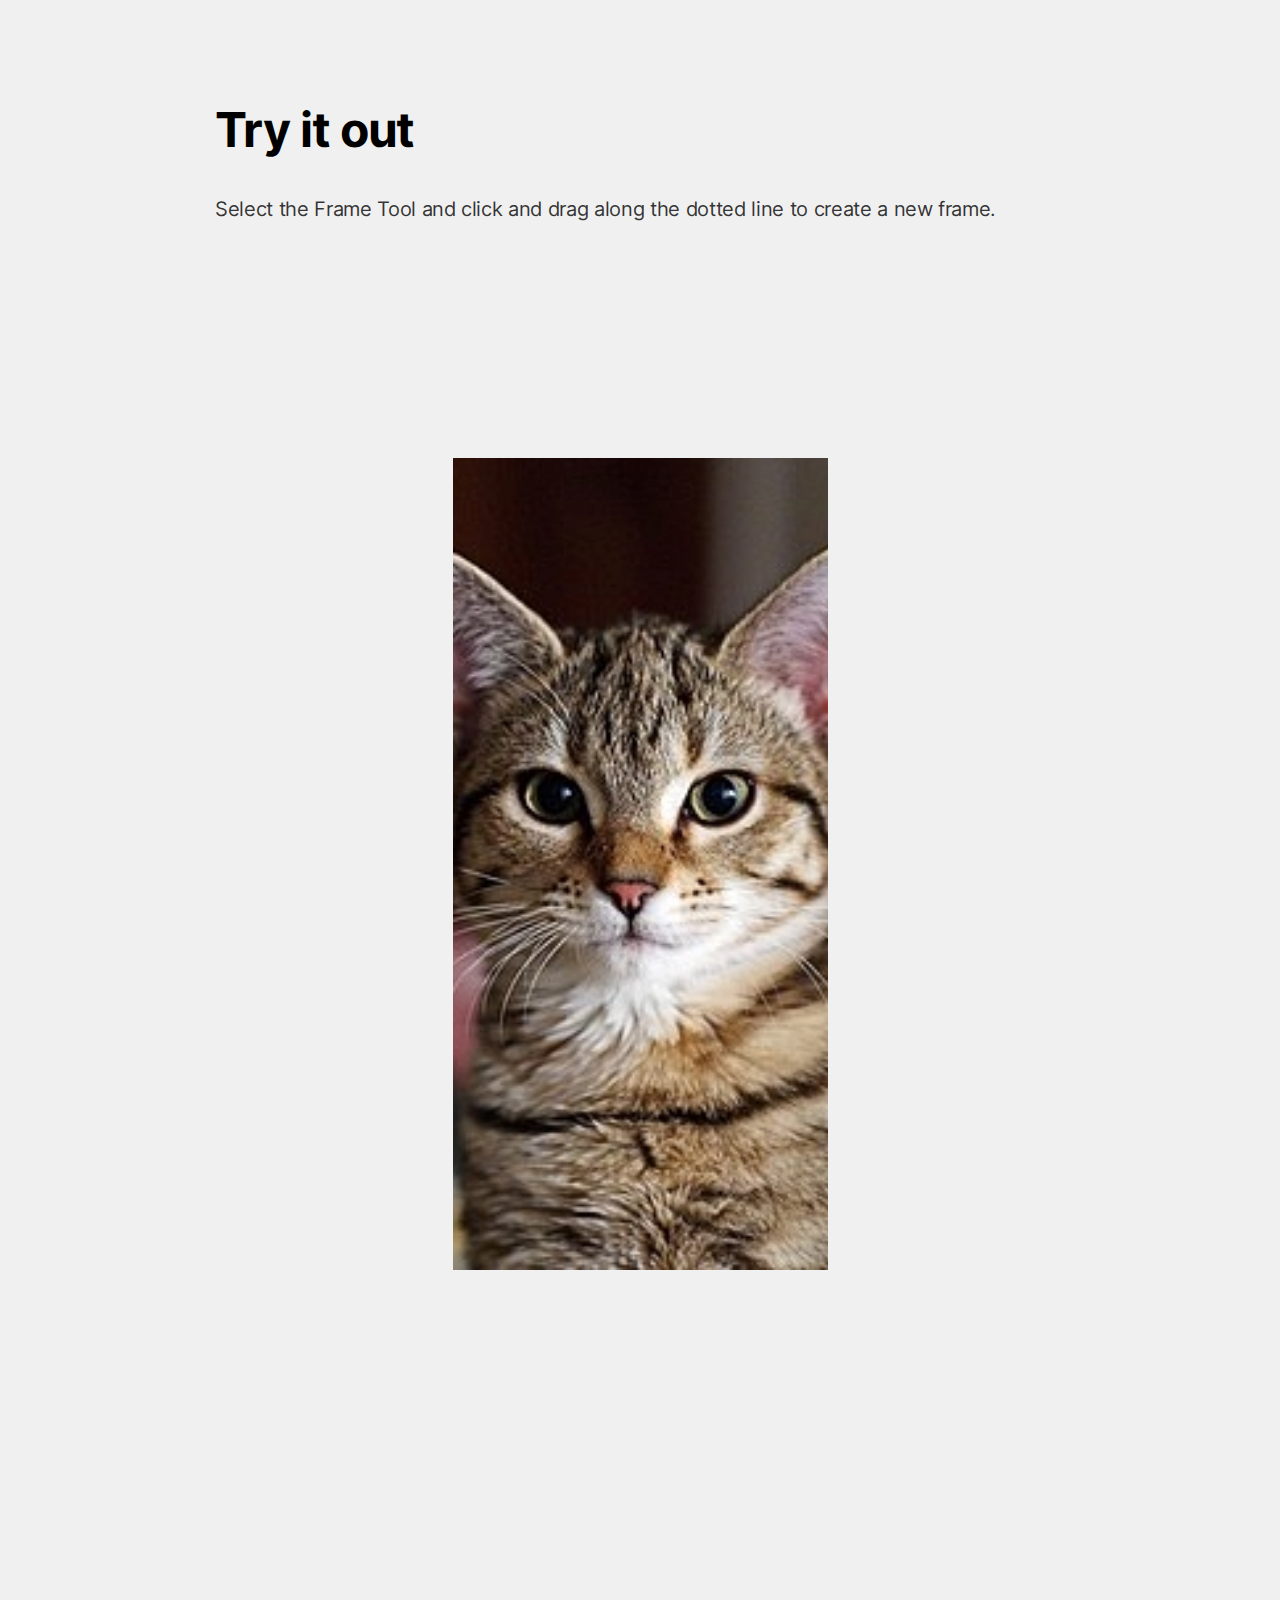
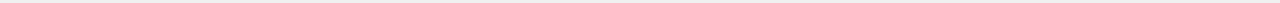
<file: index.html>
<html lang="en">

<head>
    <meta charset="UTF-8">
    <meta http-equiv="X-UA-Compatible" content="IE=edge">
    <meta name="viewport" content="width=device-width, initial-scale=1.0">
    <title>Anasayfa</title>
    <link rel="stylesheet" href="Content/Styles/Base.css">

</head>

<body>
    <section class="section-01">
        <div class="c-wrapper">
            <h1 class="c-item-01">
                Try it out
            </h1>
            
            <p class="c-item-02">
                Select the Frame Tool and click and drag along the dotted line to create a new frame.
            </p>
            <img class="c-item-03" src="Content/images/cat.jpg" alt="cat">
        </div>
    </section>
</body>

</html>
</file>
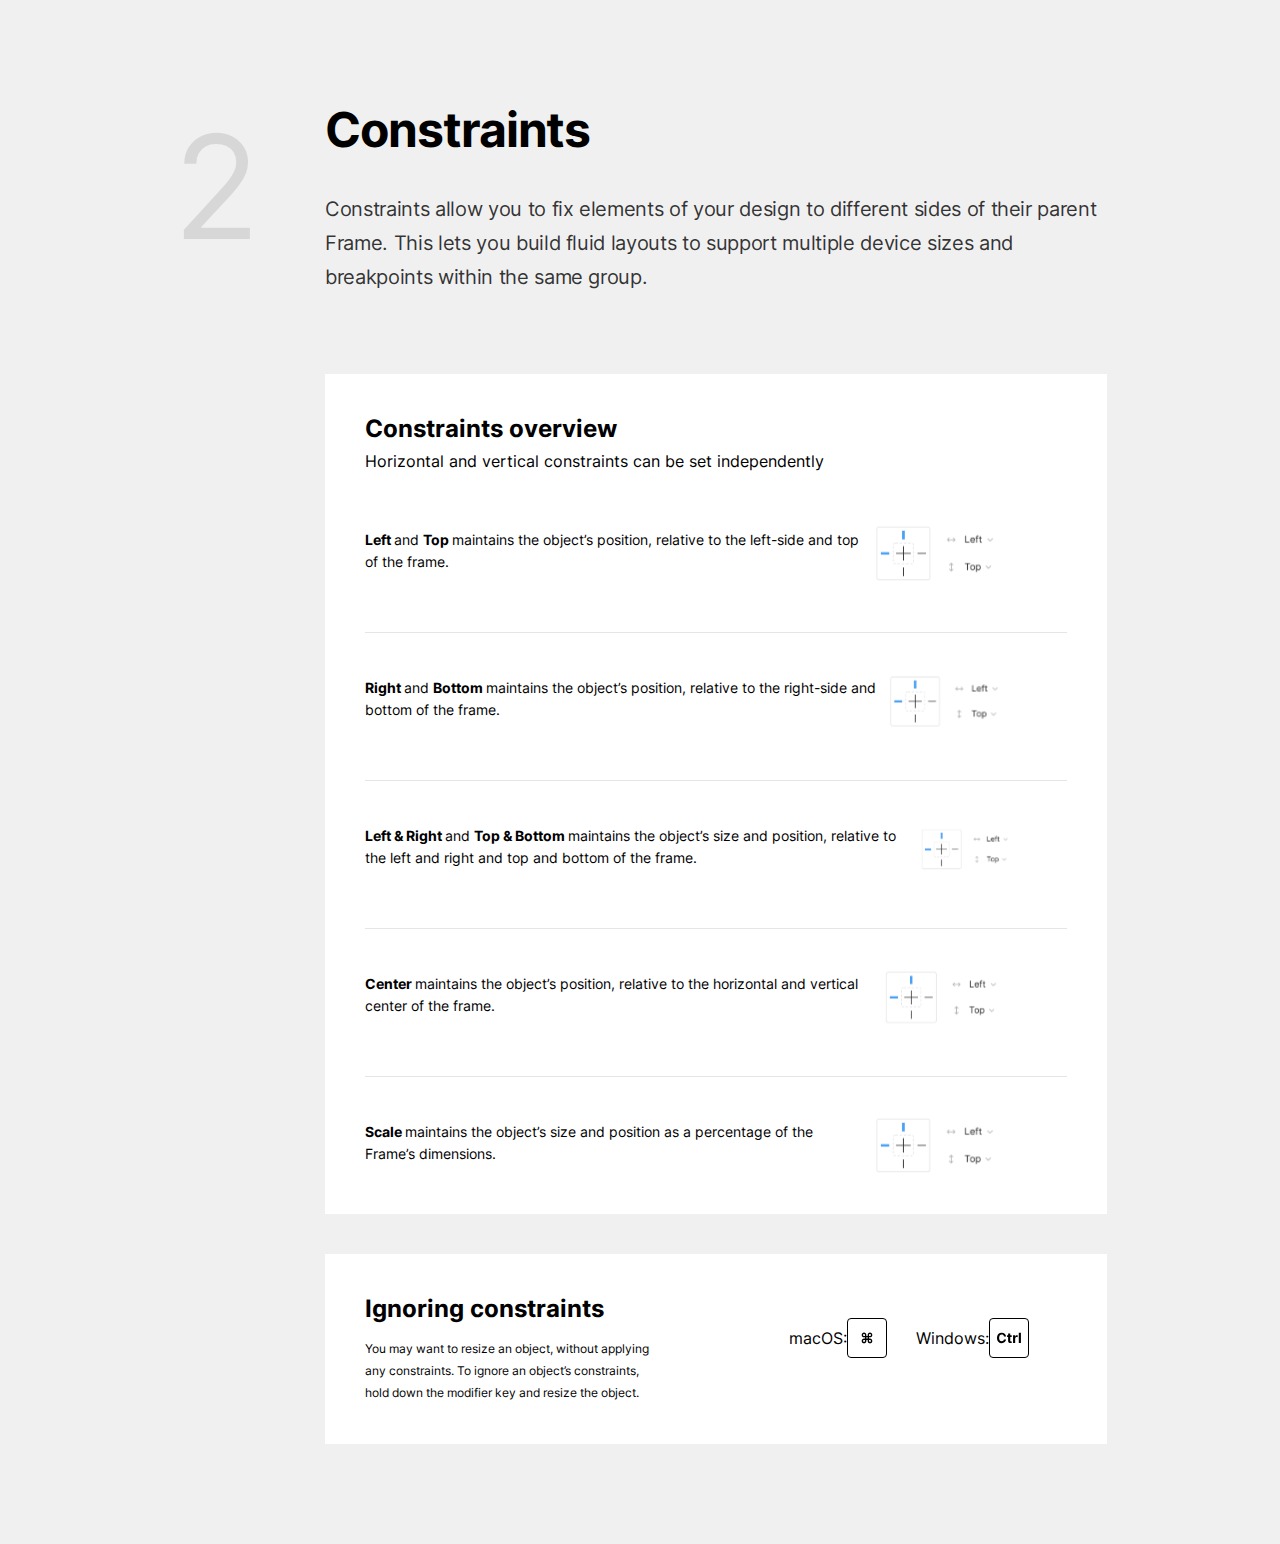
<file: constraints.html>
<!DOCTYPE html>
<html lang="en">
<head>
    <meta charset="UTF-8">
    <meta http-equiv="X-UA-Compatible" content="IE=edge">
    <meta name="viewport" content="width=device-width, initial-scale=1.0">
    <title>Coonstraints</title>
    <link rel="stylesheet" href="Content/Styles/Base.css">
</head>
<body>
    <section class="section-03">
        <div class="c-wrapper-03">
            <div class="a-column-01">
                <span class="a-item-01">2</span>
            </div>
            <div class="a-column-02">
                <h1 class="a-item-01">Constraints</h1>
                <p class="a-item-02">
                    Constraints allow you to fix elements of your design to
                    different sides of their parent Frame. This lets you build fluid
                    layouts to support multiple device sizes and breakpoints within
                    the same group.
                </p>
                <div class="b-column-01">
                    <h2 class="b-column-01-A">
                        Constraints overview
                    </h2>
                    <p class="b-column-01-B">
                        Horizontal and vertical constraints can be set independently
                    </p>

                    <div class="a-item">
                        <div class="a-item-a">
                            <strong> Left </strong> and <strong>Top </strong>maintains the object’s position,
                             relative to the left-side and top of the frame.
                        </div>
                        <svg width="220" height="80" viewBox="0 0 220 80" fill="none" xmlns="http://www.w3.org/2000/svg" xmlns:xlink="http://www.w3.org/1999/xlink">
                            <rect width="220" height="80" fill="url(#pattern0)"/>
                            <defs>
                            <pattern id="pattern0" patternContentUnits="objectBoundingBox" width="1" height="1">
                            <use xlink:href="#image0_0_745" transform="scale(0.00227273 0.00625)"/>
                            </pattern>
                            <image id="image0_0_745" width="440" height="160" xlink:href="[data-uri]"/>
                            </defs>
                            </svg>
                    </div>

                    <div class="direk-1">
                        <svg width="702" height="1" viewBox="0 0 702 1" fill="none" xmlns="http://www.w3.org/2000/svg">
                        <rect width="702" height="1" fill="#E5E5E5"/>
                        </svg>
                    </div>
                        

                    <div class="b-item">
                        <div class="b-item-b">
                            <strong> Right </strong> and <strong>Bottom </strong>maintains the object’s position,
                             relative to the right-side and bottom of the frame.
                        </div>
                        <svg width="220" height="80" viewBox="0 0 220 80" fill="none" xmlns="http://www.w3.org/2000/svg" xmlns:xlink="http://www.w3.org/1999/xlink">
                            <rect width="220" height="80" fill="url(#pattern0)"/>
                            <defs>
                            <pattern id="pattern0" patternContentUnits="objectBoundingBox" width="1" height="1">
                            <use xlink:href="#image0_0_746" transform="scale(0.00227273 0.00625)"/>
                            </pattern>
                            <image id="image0_0_746" width="440" height="160" xlink:href="[data-uri]"/>
                            </defs>
                            </svg>
                    </div>

                    <div class="direk-1">
                        <svg width="702" height="1" viewBox="0 0 702 1" fill="none" xmlns="http://www.w3.org/2000/svg">
                        <rect width="702" height="1" fill="#E5E5E5"/>
                        </svg>
                    </div>

                    <div class="c-item">
                        <div class="c-item-c">
                            <strong>Left & Right </strong>and <strong> Top & Bottom </strong> maintains the object’s size and position,
                             relative to the left and right and top and bottom of the frame.
                        </div>
                        <svg width="220" height="80" viewBox="0 0 220 80" fill="none" xmlns="http://www.w3.org/2000/svg" xmlns:xlink="http://www.w3.org/1999/xlink">
                            <rect width="220" height="80" fill="url(#pattern0)"/>
                            <defs>
                            <pattern id="pattern0" patternContentUnits="objectBoundingBox" width="1" height="1">
                            <use xlink:href="#image0_0_744" transform="scale(0.00227273 0.00625)"/>
                            </pattern>
                            <image id="image0_0_744" width="440" height="160" xlink:href="[data-uri]"/>
                            </defs>
                            </svg>
                    </div>

                    <div class="direk-1">
                        <svg width="702" height="1" viewBox="0 0 702 1" fill="none" xmlns="http://www.w3.org/2000/svg">
                        <rect width="702" height="1" fill="#E5E5E5"/>
                        </svg>
                    </div>

                    <div class="d-item">
                        <div class="d-item-d">
                            <strong> Center </strong> maintains the object’s position,
                             relative to the horizontal and vertical center of the frame.
                        </div>
                        <svg width="220" height="80" viewBox="0 0 220 80" fill="none" xmlns="http://www.w3.org/2000/svg" xmlns:xlink="http://www.w3.org/1999/xlink">
                            <rect width="220" height="80" fill="url(#pattern0)"/>
                            <defs>
                            <pattern id="pattern0" patternContentUnits="objectBoundingBox" width="1" height="1">
                            <use xlink:href="#image0_0_747" transform="scale(0.00227273 0.00625)"/>
                            </pattern>
                            <image id="image0_0_747" width="440" height="160" xlink:href="[data-uri]"/>
                            </defs>
                            </svg>
                    </div>

                    <div class="direk-1">
                        <svg width="702" height="1" viewBox="0 0 702 1" fill="none" xmlns="http://www.w3.org/2000/svg">
                        <rect width="702" height="1" fill="#E5E5E5"/>
                        </svg>
                    </div>

                    <div class="e-item">
                        <div class="e-item-e">
                            <strong> Scale </strong>maintains the object’s size and
                            position as a percentage of the Frame’s dimensions.
                        </div>
                        <svg width="220" height="80" viewBox="0 0 220 80" fill="none" xmlns="http://www.w3.org/2000/svg" xmlns:xlink="http://www.w3.org/1999/xlink">
                            <rect width="220" height="80" fill="url(#pattern0)"/>
                            <defs>
                            <pattern id="pattern0" patternContentUnits="objectBoundingBox" width="1" height="1">
                            <use xlink:href="#image0_0_748" transform="scale(0.00227273 0.00625)"/>
                            </pattern>
                            <image id="image0_0_748" width="440" height="160" xlink:href="[data-uri]"/>
                            </defs>
                            </svg>
                    </div>
                </div>
                            
                <div class="b-column-02">
                    <div class="a-item-c">
                        <h2 class="a-item-c-01">
                            Ignoring constraints
                        </h2>
                        <p class="a-item-c-02">
                            You may want to resize an object, without applying any constraints. To ignore an object’s constraints,
                             hold down the modifier key and resize the object.
                        </p>
                    </div>

                    <div class="b-item-c">
                        <div class="b-item-c-A">
                            <div class="b-item-c-A-01">
                            macOS:
                            </div>
                            <svg width="40" height="40" viewBox="0 0 40 40" fill="none" xmlns="http://www.w3.org/2000/svg">
                                <rect x="0.5" y="0.5" width="39" height="39" rx="3.5" fill="white" stroke="black"/>
                                <path d="M17.0146 25.2237C18.3072 25.2237 19.3512 24.1747 19.3562 22.892V21.9126H20.6538V22.892C20.6488 24.1747 21.6928 25.2237 22.9805 25.2237C24.2681 25.2237 25.3121 24.1747 25.3121 22.892C25.3121 21.5994 24.2681 20.5554 22.9805 20.5504H22.011V19.2578H22.9805C24.2681 19.2628 25.3121 18.2138 25.3121 16.9261C25.3121 15.6385 24.2681 14.5945 22.9805 14.5945C21.6928 14.5945 20.6488 15.6385 20.6538 16.9261V17.8956H19.3562V16.9261C19.3512 15.6385 18.3072 14.5945 17.0146 14.5945C15.7319 14.5945 14.6879 15.6385 14.6879 16.9261C14.6879 18.2138 15.7319 19.2628 17.0146 19.2578H17.9989V20.5504H17.0146C15.7319 20.5554 14.6879 21.5994 14.6879 22.892C14.6879 24.1747 15.7319 25.2237 17.0146 25.2237ZM17.0146 23.8615C16.4826 23.8615 16.0451 23.429 16.0451 22.892C16.0451 22.3501 16.4826 21.9176 17.0146 21.9126H17.9989V22.892C17.994 23.429 17.5565 23.8615 17.0146 23.8615ZM17.0146 17.8956C16.4826 17.9006 16.0451 17.468 16.0451 16.9261C16.0451 16.3892 16.4826 15.9567 17.0146 15.9567C17.5565 15.9567 17.994 16.3892 17.9989 16.9261V17.8956H17.0146ZM22.9805 23.8615C22.4435 23.8615 22.006 23.429 22.011 22.892V21.9126H22.9805C23.5174 21.9176 23.9549 22.3501 23.9549 22.892C23.9549 23.429 23.5174 23.8615 22.9805 23.8615ZM22.011 17.8956V16.9261C22.006 16.3892 22.4435 15.9567 22.9805 15.9567C23.5174 15.9567 23.9549 16.3892 23.9549 16.9261C23.9549 17.468 23.5174 17.9006 22.9805 17.8956H22.011ZM19.3562 20.5504V19.2578H20.6538V20.5504H19.3562Z" fill="black"/>
                            </svg>
                        </div>
                                
                        <div class="b-item-c-A">
                            <div class="b-item-c-A-01">
                            Windows:
                            </div>
                            <svg width="40" height="40" viewBox="0 0 40 40" fill="none" xmlns="http://www.w3.org/2000/svg">
                                <rect x="0.5" y="0.5" width="39" height="39" rx="3.5" fill="white" stroke="black"/>
                                <path d="M17.1127 18.3828C16.8294 16.0312 15.0495 14.679 12.693 14.679C10.0034 14.679 7.95011 16.5781 7.95011 19.9091C7.95011 23.2301 9.96857 25.1392 12.693 25.1392C15.3031 25.1392 16.8791 23.4041 17.1127 21.5298L14.9352 21.5199C14.7314 22.6087 13.8762 23.2351 12.7278 23.2351C11.1816 23.2351 10.1326 22.0866 10.1326 19.9091C10.1326 17.7912 11.1667 16.5831 12.7427 16.5831C13.921 16.5831 14.7711 17.2642 14.9352 18.3828H17.1127ZM22.6784 17.3636H21.2417V15.5341H19.1238V17.3636H18.0797V18.9545H19.1238V22.9318C19.1138 24.4283 20.133 25.169 21.6692 25.1044C22.2161 25.0845 22.6039 24.9751 22.8176 24.9055L22.4846 23.3295C22.3801 23.3494 22.1564 23.3991 21.9576 23.3991C21.535 23.3991 21.2417 23.2401 21.2417 22.6534V18.9545H22.6784V17.3636ZM24.0581 25H26.176V20.6797C26.176 19.7401 26.862 19.0938 27.7967 19.0938C28.09 19.0938 28.4927 19.1435 28.6916 19.2081V17.3288C28.5027 17.2841 28.2392 17.2543 28.0254 17.2543C27.1703 17.2543 26.4693 17.7514 26.1909 18.696H26.1113V17.3636H24.0581V25ZM31.9045 14.8182H29.7866V25H31.9045V14.8182Z" fill="black"/>
                            </svg>
                        </div>
                    </div>      
                </div>
            </div>
        </div>
    </section>
</body>
</html>
</file>
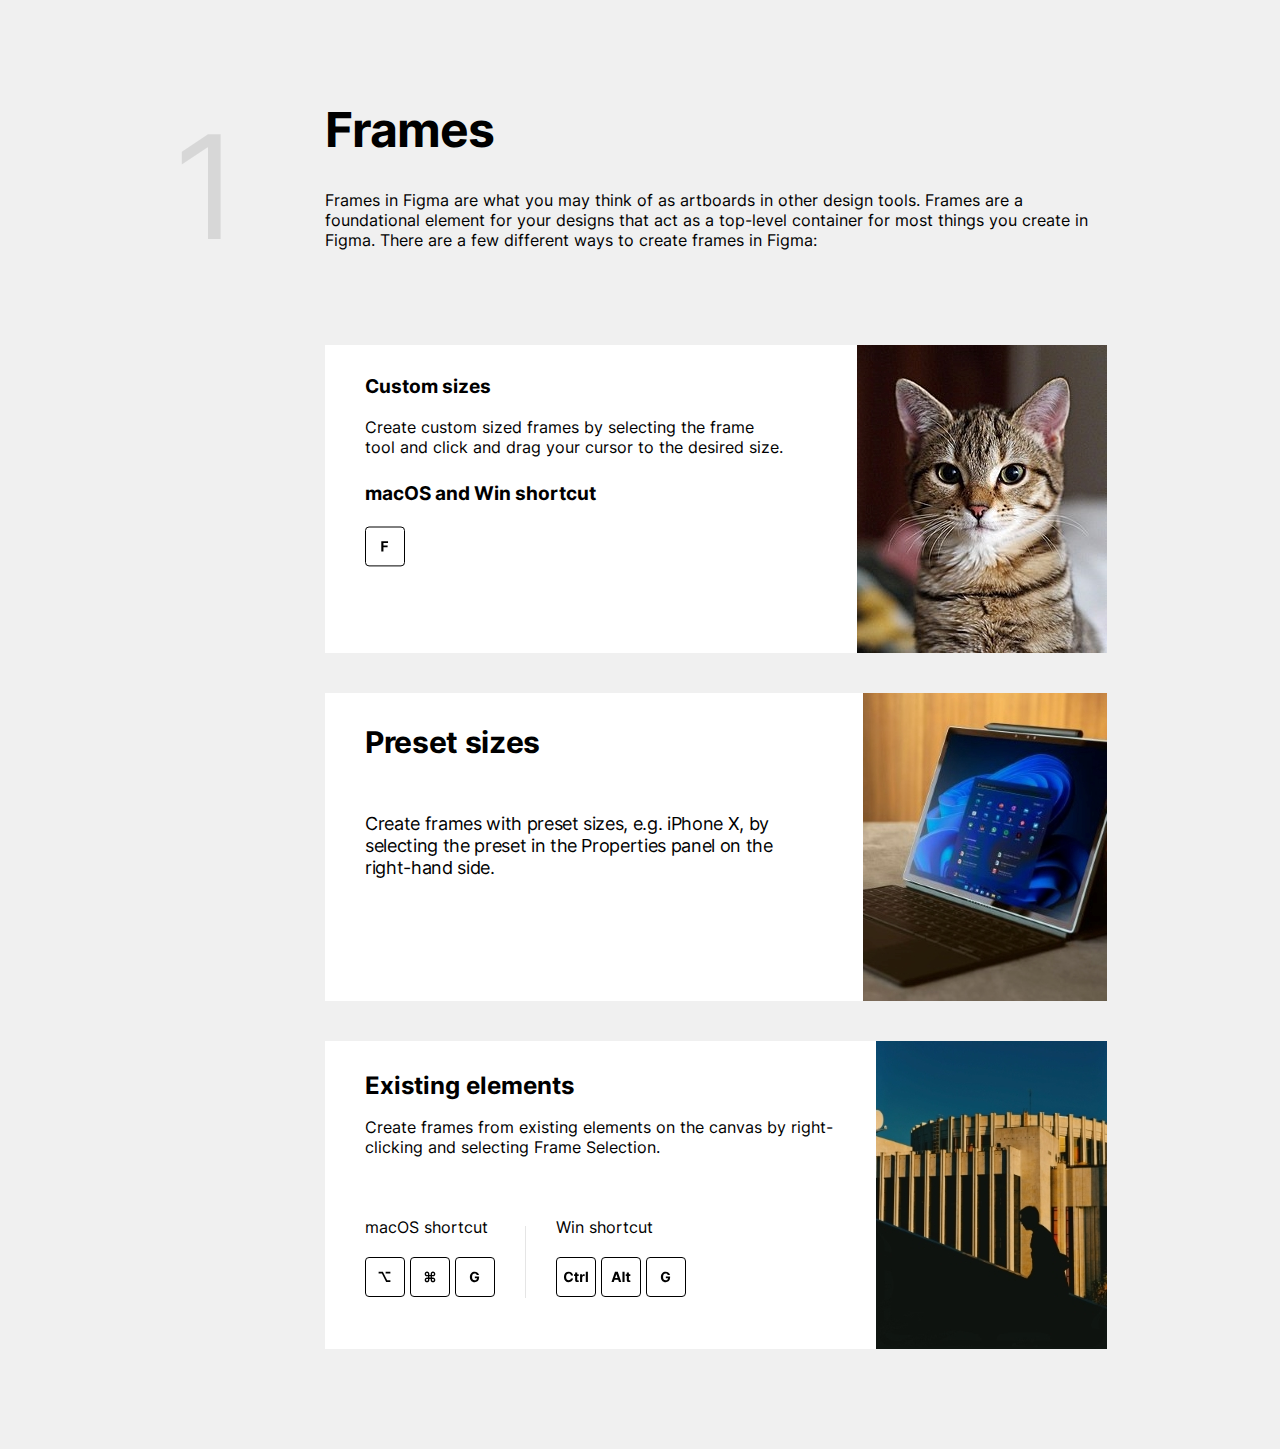
<file: frames.html>
<html lang="en">

<head>
    <meta charset="UTF-8">
    <meta http-equiv="X-UA-Compatible" content="IE=edge">
    <meta name="viewport" content="width=device-width, initial-scale=1.0">
    <title>Frames</title>
    <link rel="stylesheet" href="Content/Styles/Base.css">
    <!-- <link rel="stylesheet" href="https://fonts.googleapis.com/css?family=Inter"> -->

</head>

<body>
    <section class="section-02">
        <div class="c-wrapper-02">
            <div class="c-column-01">
                <span class="c-item-01">1</span>
            </div>
            <div class="c-column-02">
                <h1 class="c-item-01">Frames</h1>
                <p class="c-item-02">
                    Frames in Figma are what you may think of as artboards in other design tools. Frames are a
                    foundational element for your designs that act as a top-level container for most things you create
                    in Figma. There are a few different ways to create frames in Figma:
                </p>
                <div class="c-item">
                    <div class="c-item-01">
                        <h3 class="c-item-01-A" style="padding-top: 30px;">
                            Custom sizes
                        </h3>
                        <p class="c-item-01-B">
                            Create custom sized frames by selecting the frame tool and click and drag your cursor to the desired size.
                        </p>
                        <h3 class="c-item-01-C" style="padding-bottom: 21px;">
                            macOS and Win shortcut
                        </h3>

                        <svg class="c-item-01-D" width="40" height="41" viewBox="0 0 40 41" fill="none" xmlns="http://www.w3.org/2000/svg">
                            <rect x="0.5" y="1.00775" width="39" height="38.8964" rx="3.5" fill="white" stroke="black"/>
                            <path d="M16.2902 25.4844V15.3026H23.0317V17.0775H18.4429V19.5036H22.5843V21.2785H18.4429V25.4844H16.2902Z" fill="black"/>
                        </svg>
                            
                    </div>
                    <img src="Content/images/cat.jpg" class="c-item-02" />
                </div>

                <div class="a-item">
                    <div class="a-item-01">
                        <h2 class="a-item-01-A" style="padding-bottom: 60px;">
                            Preset sizes
                        </h2>
                        <p class="a-item-01-B">
                            Create frames with preset sizes, e.g. iPhone X, by selecting
                             the preset in the Properties panel on the right-hand side.
                        </p>
                    </div>
                    <img src="Content/images/pcmc.jpg" alt="tablet" class="a-item-02">
                </div>

                <div class="b-item">
                    <div class="b-item-01">
                        <h2 class="b-item-01-A">
                            Existing elements
                        </h2>
                        <p class="b-item-01-B">
                            Create frames from existing elements on the canvas by
                             right-clicking and selecting Frame Selection.
                        </p>
                        <div class="b-item-02">
                        
                            <div class="svg-01">
                                <p class="svg-01-a">macOS shortcut</p>
                                <svg width="40" height="40" viewBox="0 0 40 40" fill="none" xmlns="http://www.w3.org/2000/svg">
                                    <rect x="0.5" y="0.5" width="39" height="39" rx="3.5" fill="white" stroke="black"/>
                                    <path d="M13.6155 16.4986H16.8719L21.1624 25H25.3882V23.3196H22.1368L17.8414 14.8182H13.6155V16.4986ZM20.6254 14.8182V16.4986H25.3882V14.8182H20.6254Z" fill="black"/>
                                    </svg>
                                <svg width="40" height="40" viewBox="0 0 40 40" fill="none" xmlns="http://www.w3.org/2000/svg">
                                    <rect x="0.5" y="0.5" width="39" height="39" rx="3.5" fill="white" stroke="black"/>
                                    <path d="M17.0146 25.2237C18.3072 25.2237 19.3512 24.1747 19.3562 22.892V21.9126H20.6538V22.892C20.6488 24.1747 21.6928 25.2237 22.9805 25.2237C24.2681 25.2237 25.3121 24.1747 25.3121 22.892C25.3121 21.5994 24.2681 20.5554 22.9805 20.5504H22.011V19.2578H22.9805C24.2681 19.2628 25.3121 18.2138 25.3121 16.9261C25.3121 15.6385 24.2681 14.5945 22.9805 14.5945C21.6928 14.5945 20.6488 15.6385 20.6538 16.9261V17.8956H19.3562V16.9261C19.3512 15.6385 18.3072 14.5945 17.0146 14.5945C15.7319 14.5945 14.6879 15.6385 14.6879 16.9261C14.6879 18.2138 15.7319 19.2628 17.0146 19.2578H17.9989V20.5504H17.0146C15.7319 20.5554 14.6879 21.5994 14.6879 22.892C14.6879 24.1747 15.7319 25.2237 17.0146 25.2237ZM17.0146 23.8615C16.4826 23.8615 16.0451 23.429 16.0451 22.892C16.0451 22.3501 16.4826 21.9176 17.0146 21.9126H17.9989V22.892C17.994 23.429 17.5565 23.8615 17.0146 23.8615ZM17.0146 17.8956C16.4826 17.9006 16.0451 17.468 16.0451 16.9261C16.0451 16.3892 16.4826 15.9567 17.0146 15.9567C17.5565 15.9567 17.994 16.3892 17.9989 16.9261V17.8956H17.0146ZM22.9805 23.8615C22.4435 23.8615 22.006 23.429 22.011 22.892V21.9126H22.9805C23.5174 21.9176 23.9549 22.3501 23.9549 22.892C23.9549 23.429 23.5174 23.8615 22.9805 23.8615ZM22.011 17.8956V16.9261C22.006 16.3892 22.4435 15.9567 22.9805 15.9567C23.5174 15.9567 23.9549 16.3892 23.9549 16.9261C23.9549 17.468 23.5174 17.9006 22.9805 17.8956H22.011ZM19.3562 20.5504V19.2578H20.6538V20.5504H19.3562Z" fill="black"/>
                                    </svg>
                                <svg width="40" height="40" viewBox="0 0 40 40" fill="none" xmlns="http://www.w3.org/2000/svg">
                                    <rect x="0.5" y="0.5" width="39" height="39" rx="3.5" fill="white" stroke="black"/>
                                    <path d="M21.8112 18.1094H23.9987C23.7203 16.0959 21.9454 14.679 19.6436 14.679C16.9539 14.679 14.8808 16.6179 14.8808 19.919C14.8808 23.1406 16.8197 25.1392 19.6883 25.1392C22.2586 25.1392 24.0931 23.5135 24.0931 20.8338V19.5511H19.8325V21.1719H22.02C21.9901 22.4347 21.1301 23.2351 19.6982 23.2351C18.0825 23.2351 17.0633 22.027 17.0633 19.8991C17.0633 17.7812 18.1222 16.5831 19.6784 16.5831C20.787 16.5831 21.5377 17.1548 21.8112 18.1094Z" fill="black"/>
                                    </svg>
                                
                            </div>
                            
                            <div id="direk">
                            <svg width="1" height="72" viewBox="0 0 1 72" fill="none" xmlns="http://www.w3.org/2000/svg">
                                <rect width="1" height="72" fill="#E5E5E5"/>
                                </svg>
                            </div>
                            <div class="svg-02">
                                <p class="svg-01-b">Win shortcut</p>
                                <svg width="40" height="40" viewBox="0 0 40 40" fill="none" xmlns="http://www.w3.org/2000/svg">
                                    <rect x="0.5" y="0.5" width="39" height="39" rx="3.5" fill="white" stroke="black"/>
                                    <path d="M17.1127 18.3828C16.8294 16.0312 15.0495 14.679 12.693 14.679C10.0034 14.679 7.95011 16.5781 7.95011 19.9091C7.95011 23.2301 9.96857 25.1392 12.693 25.1392C15.3031 25.1392 16.8791 23.4041 17.1127 21.5298L14.9352 21.5199C14.7314 22.6087 13.8762 23.2351 12.7278 23.2351C11.1816 23.2351 10.1326 22.0866 10.1326 19.9091C10.1326 17.7912 11.1667 16.5831 12.7427 16.5831C13.921 16.5831 14.7711 17.2642 14.9352 18.3828H17.1127ZM22.6784 17.3636H21.2417V15.5341H19.1238V17.3636H18.0797V18.9545H19.1238V22.9318C19.1138 24.4283 20.133 25.169 21.6692 25.1044C22.2161 25.0845 22.6039 24.9751 22.8176 24.9055L22.4846 23.3295C22.3801 23.3494 22.1564 23.3991 21.9576 23.3991C21.535 23.3991 21.2417 23.2401 21.2417 22.6534V18.9545H22.6784V17.3636ZM24.0581 25H26.176V20.6797C26.176 19.7401 26.862 19.0938 27.7967 19.0938C28.09 19.0938 28.4927 19.1435 28.6916 19.2081V17.3288C28.5027 17.2841 28.2392 17.2543 28.0254 17.2543C27.1703 17.2543 26.4693 17.7514 26.1909 18.696H26.1113V17.3636H24.0581V25ZM31.9045 14.8182H29.7866V25H31.9045V14.8182Z" fill="black"/>
                                    </svg>
                                <svg width="40" height="40" viewBox="0 0 40 40" fill="none" xmlns="http://www.w3.org/2000/svg">
                                    <rect x="0.5" y="0.5" width="39" height="39" rx="3.5" fill="white" stroke="black"/>
                                    <path d="M12.7757 25L13.5313 22.6783H17.2053L17.961 25H20.2678L16.7579 14.8182H13.9838L10.4688 25H12.7757ZM14.0782 20.9979L15.3311 17.1449H15.4106L16.6634 20.9979H14.0782ZM23.5715 14.8182H21.4536V25H23.5715V14.8182ZM29.3298 17.3636H27.893V15.5341H25.7751V17.3636H24.7311V18.9545H25.7751V22.9318C25.7652 24.4283 26.7844 25.169 28.3206 25.1044C28.8675 25.0845 29.2552 24.9751 29.469 24.9055L29.1359 23.3295C29.0315 23.3494 28.8078 23.3991 28.6089 23.3991C28.1863 23.3991 27.893 23.2401 27.893 22.6534V18.9545H29.3298V17.3636Z" fill="black"/>
                                    </svg>
                                <svg width="40" height="40" viewBox="0 0 40 40" fill="none" xmlns="http://www.w3.org/2000/svg">
                                    <rect x="0.5" y="0.5" width="39" height="39" rx="3.5" fill="white" stroke="black"/>
                                    <path d="M21.8112 18.1094H23.9987C23.7203 16.0959 21.9454 14.679 19.6436 14.679C16.9539 14.679 14.8808 16.6179 14.8808 19.919C14.8808 23.1406 16.8197 25.1392 19.6883 25.1392C22.2586 25.1392 24.0931 23.5135 24.0931 20.8338V19.5511H19.8325V21.1719H22.02C21.9901 22.4347 21.1301 23.2351 19.6982 23.2351C18.0825 23.2351 17.0633 22.027 17.0633 19.8991C17.0633 17.7812 18.1222 16.5831 19.6784 16.5831C20.787 16.5831 21.5377 17.1548 21.8112 18.1094Z" fill="black"/>
                                    </svg>
                            </div>
                        </div>
                    </div>
                    <img src="Content/images/forb-item-02.jpg" alt="manzara">
                </div>
            </div>
        </div>
    </section>
</body>
</html>
</file>
<file: Content/Styles/Base.css>
*, *::before, *::after {
  position: relative;
  margin: 0;
  padding: 0;
  border: 0;
  list-style: none;
  box-sizing: border-box;
  -webkit-box-sizing: border-box;
  -moz-box-sizing: border-box;
  -ms-box-sizing: border-box;
  -o-box-sizing: border-box;
  outline: 0;
  text-rendering: optimizeLegibility;
}

blockquote {
  quotes: none;
}

table {
  border-collapse: collapse;
  border-spacing: 0;
}

main, header, aside, img {
  display: block;
}

input:not([type=checkbox]):not([type=radio]), textarea, select {
  -webkit-appearance: none;
  -moz-appearance: none;
}

input[type=checkbox], input[type=radio] {
  position: absolute;
  z-index: -100;
  opacity: 0;
}

input[type=number]::-webkit-inner-spin-button,
input[type=number]::-webkit-outer-spin-button {
  -webkit-appearance: none;
  margin: 0;
}

input[type=number] {
  -moz-appearance: textfield !important; /* Firefox */
}

hr {
  height: 0;
}

html {
  height: 100%;
}

body {
  min-height: 100%;
  background-color: #F0F0F0;
}

.c-wrapper {
  margin: 0 auto;
}

.c-wrapper-02,
.c-wrapper-03 {
  margin: 0 auto;
}

/* Common xs1, xs2 */
@media all and (max-width: 767px) {
  .c-wrapper-02, .c-wrapper-03 {
    width: calc(100% - 40px);
  }
}
/* Common sm, md, lg */
@media all and (min-width: 768px) {
  .c-wrapper {
    width: 850px;
  }
  .c-wrapper-02 {
    width: 934px;
  }
  .c-wrapper-03 {
    width: 934px;
  }
}
/* Common xs1, xs2 */
/* Common sm, md, lg */
@media all and (min-width: 768px) {
  .section-01 {
    padding: 100px 0 333px 0;
  }
  .section-01 .c-wrapper .c-item-01 {
    margin-bottom: 32px;
    font-weight: 700;
    font-size: 48px;
    line-height: 60px;
    letter-spacing: -0.022em;
    color: #000000;
  }
  .section-01 .c-wrapper .c-item-02 {
    margin-bottom: 232px;
    font-weight: 400;
    font-size: 20px;
    line-height: 34px;
    letter-spacing: -0.017em;
    color: rgba(0, 0, 0, 0.8);
  }
  .section-01 .c-wrapper .c-item-03 {
    width: 375px;
    height: 812px;
    -o-object-fit: cover;
       object-fit: cover;
    margin: 0 auto;
  }
}
/* Common xs1, xs2 */
/* Common sm, md, lg */
@media all and (min-width: 768px) {
  .section-02 {
    padding: 100px 0;
  }
  .section-02 .c-wrapper-02 {
    display: flex;
  }
  .section-02 .c-wrapper-02 .c-column-01 {
    flex: 1;
    font-weight: 400;
    font-size: 144px;
    line-height: 173px;
    color: rgba(0, 0, 0, 0.1);
  }
  .section-02 .c-wrapper-02 .c-column-02 {
    width: 782px;
  }
  .section-02 .c-wrapper-02 .c-column-02 .c-item {
    display: flex;
    margin-top: 95px;
    padding-left: 40px;
    background-color: #ffffff;
  }
  .section-02 .c-wrapper-02 .c-column-02 .c-item .c-item-01-B {
    padding-top: 19px;
    padding-bottom: 25px;
    padding-right: 74px;
  }
  .section-02 .c-wrapper-02 .c-column-02 > .c-item-01 {
    margin-bottom: 30px;
    font-weight: 700;
    font-size: 48px;
    line-height: 60px;
    letter-spacing: -0.022em;
    color: #000000;
  }
  .section-02 .c-wrapper-02 > .c-item-02 {
    margin-bottom: 40px;
    font-weight: 400;
    font-size: 20px;
    line-height: 34px;
    letter-spacing: -0.017em;
    color: rgba(0, 0, 0, 0.8);
  }
  .section-02 .a-item {
    display: flex;
    margin-top: 40px;
    margin-bottom: 40px;
    background-color: #ffffff;
  }
  .section-02 .a-item > .a-item-01 {
    padding-left: 40px;
    font-style: normal;
    font-weight: 700;
    font-size: 20px;
    line-height: 22px;
    letter-spacing: -0.017em;
    color: #000000;
  }
  .section-02 .a-item > .a-item-01 .a-item-01-A {
    margin-top: 38px;
    padding-bottom: 37px;
  }
  .section-02 .a-item .a-item-01-B {
    padding-right: 57px;
    font-size: 18px;
    font-weight: 400;
  }
  .section-02 .b-item {
    display: flex;
    background-color: #ffffff;
  }
  .section-02 .b-item .b-item-01 {
    margin-left: 40px;
  }
  .section-02 .b-item .b-item-01 .b-item-01-A {
    margin-top: 30px;
    padding-bottom: 17px;
  }
  .section-02 .b-item .b-item-01 .b-item-01-B {
    padding-bottom: 60px;
  }
  .section-02 .b-item .b-item-02 {
    display: flex;
  }
  .section-02 .b-item .b-item-02 .svg-01 {
    padding-right: 30px;
  }
  .section-02 .b-item .b-item-02 .svg-01 .svg-01-a {
    padding-bottom: 20px;
  }
  .section-02 .b-item .b-item-02 #direk {
    padding-top: 9px;
  }
  .section-02 .b-item .b-item-02 .svg-02 {
    padding-left: 30px;
  }
  .section-02 .b-item .b-item-02 .svg-02 .svg-01-b {
    padding-bottom: 20px;
  }
}
/* Common xs1, xs2 */
/* Common sm, md, lg */
@media all and (min-width: 768px) {
  .section-03 {
    padding: 100px 0;
  }
  .section-03 .c-wrapper-03 {
    display: flex;
  }
  .section-03 .c-wrapper-03 .a-column-01 {
    flex: 1;
    font-weight: 400;
    font-size: 144px;
    line-height: 173px;
    color: rgba(0, 0, 0, 0.1);
  }
  .section-03 .c-wrapper-03 .a-column-02 {
    width: 782px;
  }
  .section-03 .c-wrapper-03 .a-column-02 .a-item-01 {
    margin-bottom: 32px;
    font-weight: 700;
    font-size: 48px;
    line-height: 60px;
    letter-spacing: -0.022em;
    color: #000000;
  }
  .section-03 .c-wrapper-03 .a-column-02 .a-item-02 {
    margin-bottom: 80px;
    font-family: "Inter";
    font-style: normal;
    font-weight: 400;
    font-size: 20px;
    line-height: 34px;
    letter-spacing: -0.017em;
    color: rgba(0, 0, 0, 0.8);
  }
  .section-03 .c-wrapper-03 .a-column-02 .b-column-01 {
    background-color: #ffffff;
    width: 782px;
    height: 840px;
    margin-bottom: 40px;
    background: #FFFFFF;
  }
  .section-03 .c-wrapper-03 .a-column-02 .b-column-01 .b-column-01-A {
    padding-top: 40px;
    padding-left: 40px;
  }
  .section-03 .c-wrapper-03 .a-column-02 .b-column-01 .b-column-01-B {
    padding-left: 40px;
    padding-top: 8px;
    padding-bottom: 42px;
  }
  .section-03 .c-wrapper-03 .a-column-02 .b-column-01 .a-item {
    display: flex;
    padding-left: 40px;
    padding-right: 57px;
  }
  .section-03 .c-wrapper-03 .a-column-02 .b-column-01 .a-item .a-item-a {
    font-family: "Inter";
    font-style: normal;
    font-size: 14px;
    line-height: 22px;
    padding-top: 16px;
    padding-right: -16px;
  }
  .section-03 .c-wrapper-03 .a-column-02 .b-column-01 .direk-1 {
    padding: 0 40px;
    padding-top: 24px;
    padding-bottom: 24px;
  }
  .section-03 .c-wrapper-03 .a-column-02 .b-column-01 .b-item {
    display: flex;
    padding-left: 40px;
    padding-right: 57px;
  }
  .section-03 .c-wrapper-03 .a-column-02 .b-column-01 .b-item .b-item-b {
    font-family: "Inter";
    font-style: normal;
    font-size: 14px;
    line-height: 22px;
    padding-top: 16px;
    padding-right: -16px;
  }
  .section-03 .c-wrapper-03 .a-column-02 .b-column-01 .c-item {
    display: flex;
    padding-left: 40px;
    padding-right: 57px;
  }
  .section-03 .c-wrapper-03 .a-column-02 .b-column-01 .c-item .c-item-c {
    font-family: "Inter";
    font-style: normal;
    font-size: 14px;
    line-height: 22px;
    padding-top: 16px;
    padding-right: -16px;
  }
  .section-03 .c-wrapper-03 .a-column-02 .b-column-01 .d-item {
    display: flex;
    padding-left: 40px;
    padding-right: 57px;
  }
  .section-03 .c-wrapper-03 .a-column-02 .b-column-01 .d-item .d-item-d {
    font-family: "Inter";
    font-style: normal;
    font-size: 14px;
    line-height: 22px;
    padding-top: 16px;
    padding-right: -16px;
  }
  .section-03 .c-wrapper-03 .a-column-02 .b-column-01 .e-item {
    display: flex;
    padding-left: 40px;
    padding-right: 57px;
  }
  .section-03 .c-wrapper-03 .a-column-02 .b-column-01 .e-item .e-item-e {
    font-family: "Inter";
    font-style: normal;
    font-size: 14px;
    line-height: 22px;
    padding-top: 16px;
    padding-right: -16px;
  }
  .section-03 .c-wrapper-03 .a-column-02 .b-column-02 {
    width: 782px;
    height: 190px;
    display: flex;
    background-color: #ffffff;
  }
  .section-03 .c-wrapper-03 .a-column-02 .b-column-02 .a-item-c {
    width: 400px;
  }
  .section-03 .c-wrapper-03 .a-column-02 .b-column-02 .a-item-c .a-item-c-01 {
    padding-top: 40px;
    padding-left: 40px;
  }
  .section-03 .c-wrapper-03 .a-column-02 .b-column-02 .a-item-c .a-item-c-02 {
    font-family: "Inter";
    font-style: normal;
    font-size: 12px;
    line-height: 22px;
    padding-top: 15px;
    padding-right: 68px;
    padding-left: 40px;
  }
  .section-03 .c-wrapper-03 .a-column-02 .b-column-02 .b-item-c {
    display: flex;
    width: 382px;
    padding: 64px;
  }
  .section-03 .c-wrapper-03 .a-column-02 .b-column-02 .b-item-c .b-item-c-A {
    width: 191px;
    display: inherit;
  }
  .section-03 .c-wrapper-03 .a-column-02 .b-column-02 .b-item-c .b-item-c-A .b-item-c-A-01 {
    padding-top: 10px;
  }
}
@font-face {
  font-family: "Inter";
  src: url("./Fonts/Inter-Regular.ttf");
  font-weight: 400;
}
@font-face {
  font-family: "Inter";
  src: url("./Fonts/Inter-Bold.ttf");
  font-weight: 700;
}
body {
  font-family: "Inter";
  font-size: 100%;
}

a {
  text-decoration: none;
}/*# sourceMappingURL=Base.css.map */
</file>
